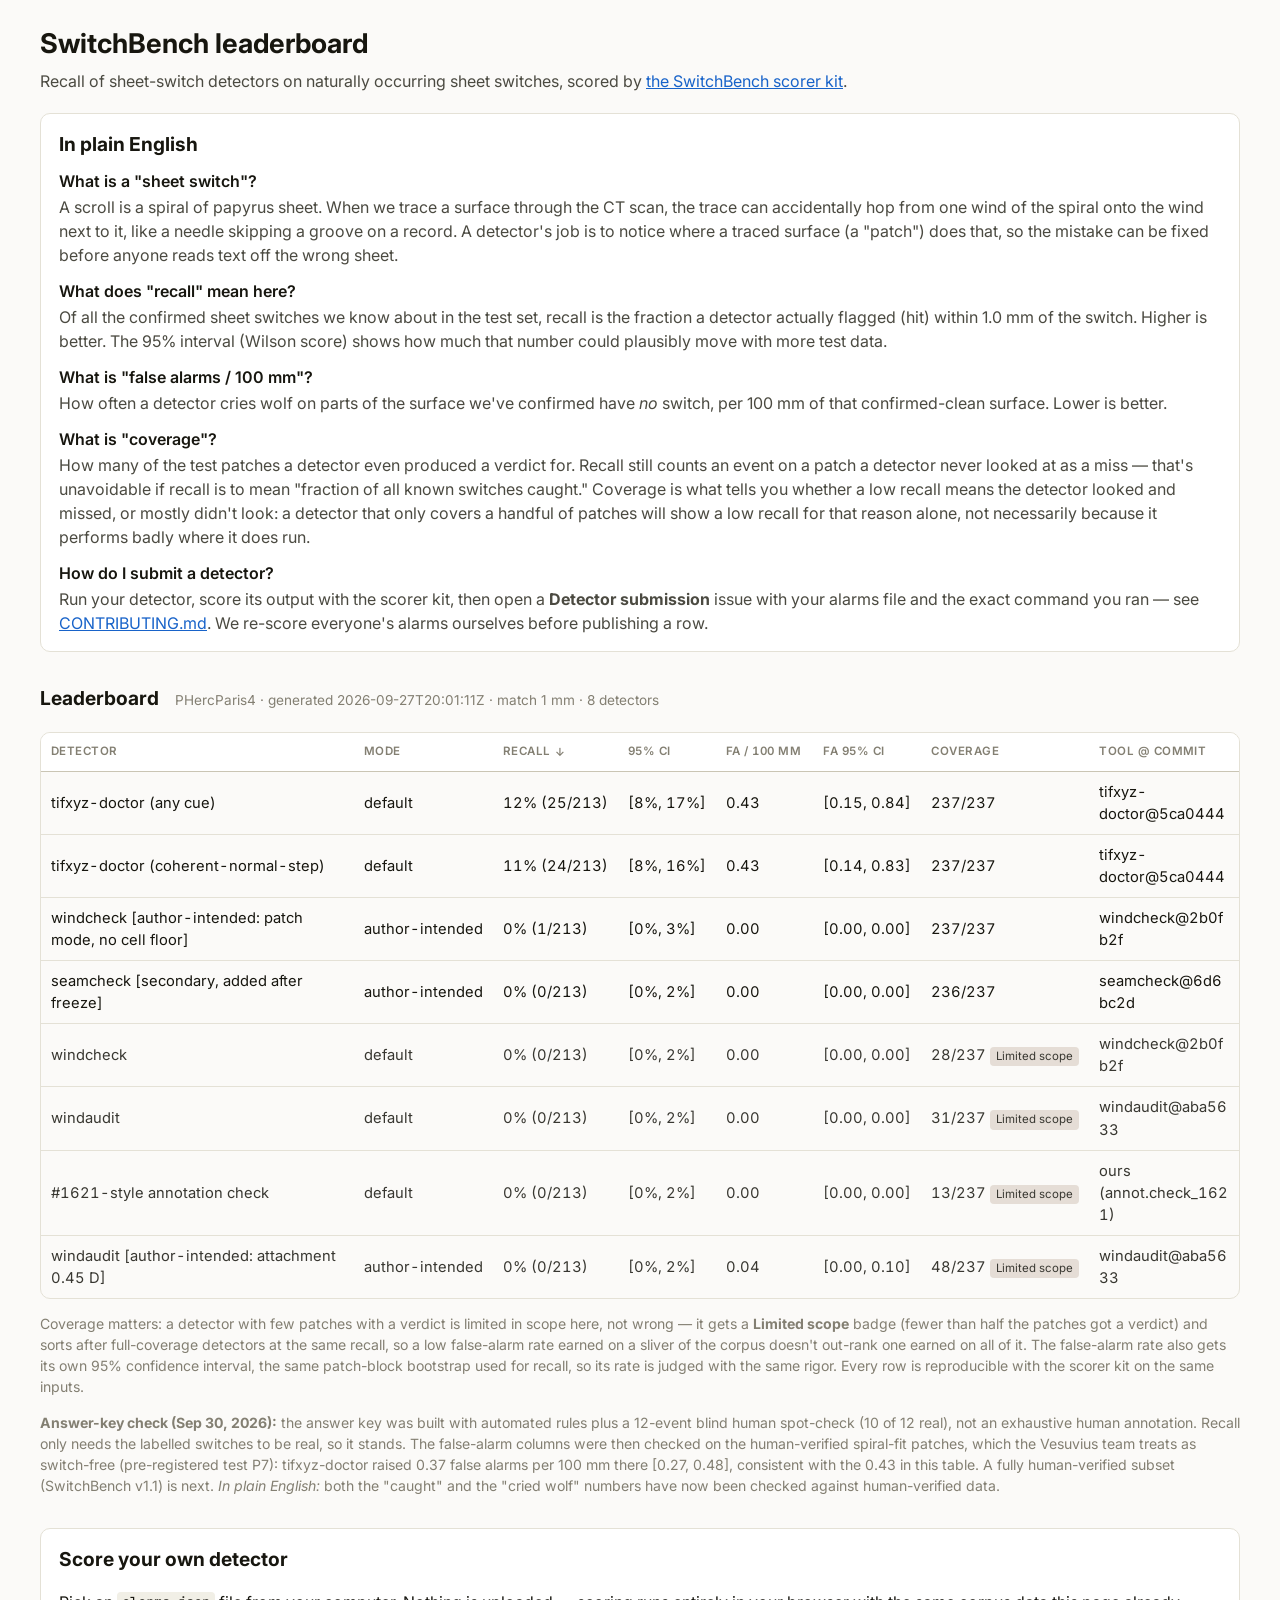
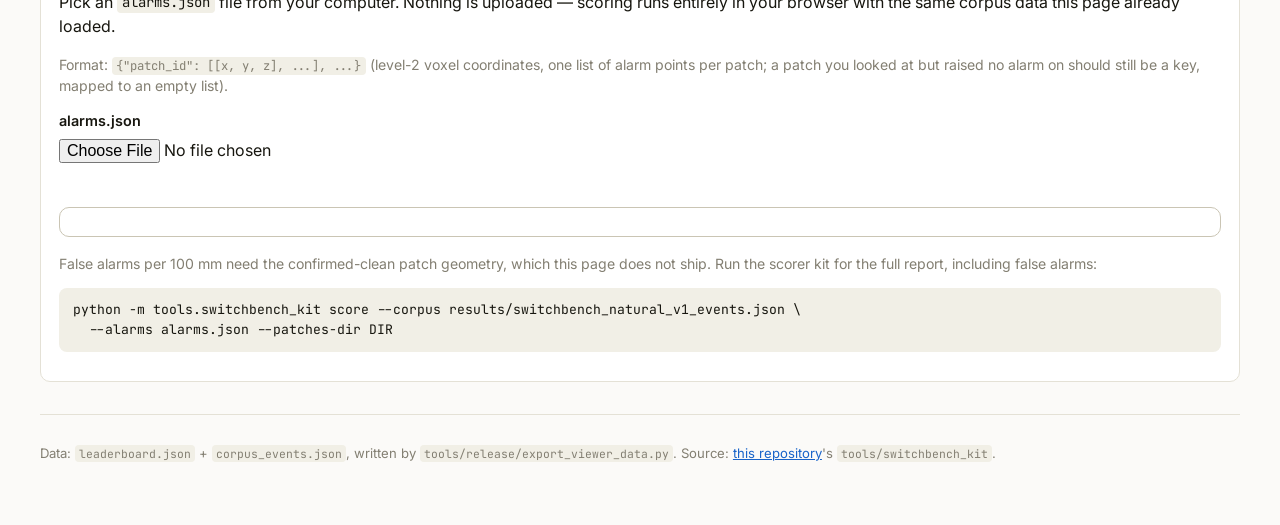
<file: docs/leaderboard/index.html>
<!doctype html>
<html lang="en">
<head>
<meta charset="utf-8">
<meta name="viewport" content="width=device-width, initial-scale=1">
<title>SwitchBench leaderboard</title>
<meta name="description" content="Sheet-switch detector leaderboard and self-scorer for SwitchBench.">
<link rel="preconnect" href="https://fonts.googleapis.com">
<link rel="preconnect" href="https://fonts.gstatic.com" crossorigin>
<link href="https://fonts.googleapis.com/css2?family=Inter:wght@400;500;600;700&family=JetBrains+Mono:wght@400;500&display=swap" rel="stylesheet">
<link rel="stylesheet" href="viewer.css?v=2">
</head>
<body>
<main>
  <header>
    <h1>SwitchBench leaderboard</h1>
    <p class="tag">Recall of sheet-switch detectors on naturally occurring sheet switches, scored by
      <a href="../../tools/switchbench_kit/README.md">the SwitchBench scorer kit</a>.</p>
  </header>

  <section class="plain" aria-labelledby="plain-h">
    <h2 id="plain-h">In plain English</h2>
    <dl>
      <dt>What is a "sheet switch"?</dt>
      <dd>A scroll is a spiral of papyrus sheet. When we trace a surface through the CT scan, the
        trace can accidentally hop from one wind of the spiral onto the wind next to it, like a
        needle skipping a groove on a record. A detector's job is to notice where a traced surface
        (a "patch") does that, so the mistake can be fixed before anyone reads text off the wrong sheet.</dd>
      <dt>What does "recall" mean here?</dt>
      <dd>Of all the confirmed sheet switches we know about in the test set, recall is the fraction
        a detector actually flagged (hit) within 1.0&nbsp;mm of the switch. Higher is better. The 95%
        interval (Wilson score) shows how much that number could plausibly move with more test data.</dd>
      <dt>What is "false alarms / 100&nbsp;mm"?</dt>
      <dd>How often a detector cries wolf on parts of the surface we've confirmed have <em>no</em>
        switch, per 100&nbsp;mm of that confirmed-clean surface. Lower is better.</dd>
      <dt>What is "coverage"?</dt>
      <dd>How many of the test patches a detector even produced a verdict for. Recall still counts an
        event on a patch a detector never looked at as a miss &mdash; that's unavoidable if recall is
        to mean "fraction of all known switches caught." Coverage is what tells you whether a low
        recall means the detector looked and missed, or mostly didn't look: a detector that only
        covers a handful of patches will show a low recall for that reason alone, not necessarily
        because it performs badly where it does run.</dd>
      <dt>How do I submit a detector?</dt>
      <dd>Run your detector, score its output with the scorer kit, then open a
        <strong>Detector submission</strong> issue with your alarms file and the exact command you
        ran &mdash; see
        <a href="../../CONTRIBUTING.md">CONTRIBUTING.md</a>. We re-score everyone's alarms ourselves
        before publishing a row.</dd>
    </dl>
  </section>

  <section aria-labelledby="board-h">
    <div class="board-head">
      <h2 id="board-h">Leaderboard</h2>
      <p class="meta" id="board-meta">Loading&hellip;</p>
    </div>
    <div class="table-wrap">
      <table id="board-table">
        <thead>
          <tr>
            <th scope="col" data-key="name"><button class="sort-btn" data-key="name">Detector<span class="arrow"></span></button></th>
            <th scope="col" data-key="mode"><button class="sort-btn" data-key="mode">Mode<span class="arrow"></span></button></th>
            <th scope="col" data-key="recall"><button class="sort-btn" data-key="recall">Recall<span class="arrow"></span></button></th>
            <th scope="col">95% CI</th>
            <th scope="col" data-key="fa"><button class="sort-btn" data-key="fa">FA / 100&nbsp;mm<span class="arrow"></span></button></th>
            <th scope="col">FA 95% CI</th>
            <th scope="col" data-key="coverage"><button class="sort-btn" data-key="coverage">Coverage<span class="arrow"></span></button></th>
            <th scope="col">Tool @ commit</th>
          </tr>
        </thead>
        <tbody id="board-body"></tbody>
      </table>
    </div>
    <p class="note">Coverage matters: a detector with few patches with a verdict is limited in scope
      here, not wrong &mdash; it gets a <strong>Limited scope</strong> badge (fewer than half the
      patches got a verdict) and sorts after full-coverage detectors at the same recall, so a low
      false-alarm rate earned on a sliver of the corpus doesn't out-rank one earned on all of it.
      The false-alarm rate also gets its own 95% confidence interval, the same patch-block bootstrap
      used for recall, so its rate is judged with the same rigor. Every row is reproducible with the
      scorer kit on the same inputs.</p>
    <p class="note"><strong>Answer-key check (Sep 30, 2026):</strong> the answer key was built with
      automated rules plus a 12-event blind human spot-check (10 of 12 real), not an exhaustive human
      annotation. Recall only needs the labelled switches to be real, so it stands. The false-alarm columns
      were then checked on the human-verified spiral-fit patches, which the Vesuvius team treats as
      switch-free (pre-registered test P7): tifxyz-doctor raised 0.37 false alarms per 100&nbsp;mm there
      [0.27, 0.48], consistent with the 0.43 in this table. A fully human-verified subset (SwitchBench v1.1)
      is next. <em>In plain English:</em> both the "caught" and the "cried wolf" numbers have now been
      checked against human-verified data.</p>  </section>

  <section class="scorer" aria-labelledby="scorer-h">
    <h2 id="scorer-h">Score your own detector</h2>
    <p>Pick an <code>alarms.json</code> file from your computer. Nothing is uploaded &mdash; scoring
      runs entirely in your browser with the same corpus data this page already loaded.</p>
    <p class="fmt">Format: <code>{"patch_id": [[x, y, z], ...], ...}</code> (level-2 voxel coordinates,
      one list of alarm points per patch; a patch you looked at but raised no alarm on should still
      be a key, mapped to an empty list).</p>
    <div class="field">
      <label for="alarms-file">alarms.json</label>
      <input type="file" id="alarms-file" accept="application/json,.json">
    </div>
    <div id="scorer-status" role="status" aria-live="polite"></div>
    <div id="scorer-result" class="result-card" hidden></div>
    <p class="fa-note">False alarms per 100&nbsp;mm need the confirmed-clean patch geometry, which
      this page does not ship. Run the scorer kit for the full report, including false alarms:</p>
    <pre class="cmd">python -m tools.switchbench_kit score --corpus results/switchbench_natural_v1_events.json \
  --alarms alarms.json --patches-dir DIR</pre>
  </section>

  <footer>
    <p>Data: <code id="data-src">leaderboard.json</code> + <code id="corpus-src">corpus_events.json</code>,
      written by <code>tools/release/export_viewer_data.py</code>. Source:
      <a href="https://github.com/">this repository</a>'s <code>tools/switchbench_kit</code>.</p>
  </footer>
</main>
<script src="viewer.js"></script>
</body>
</html>
</file>
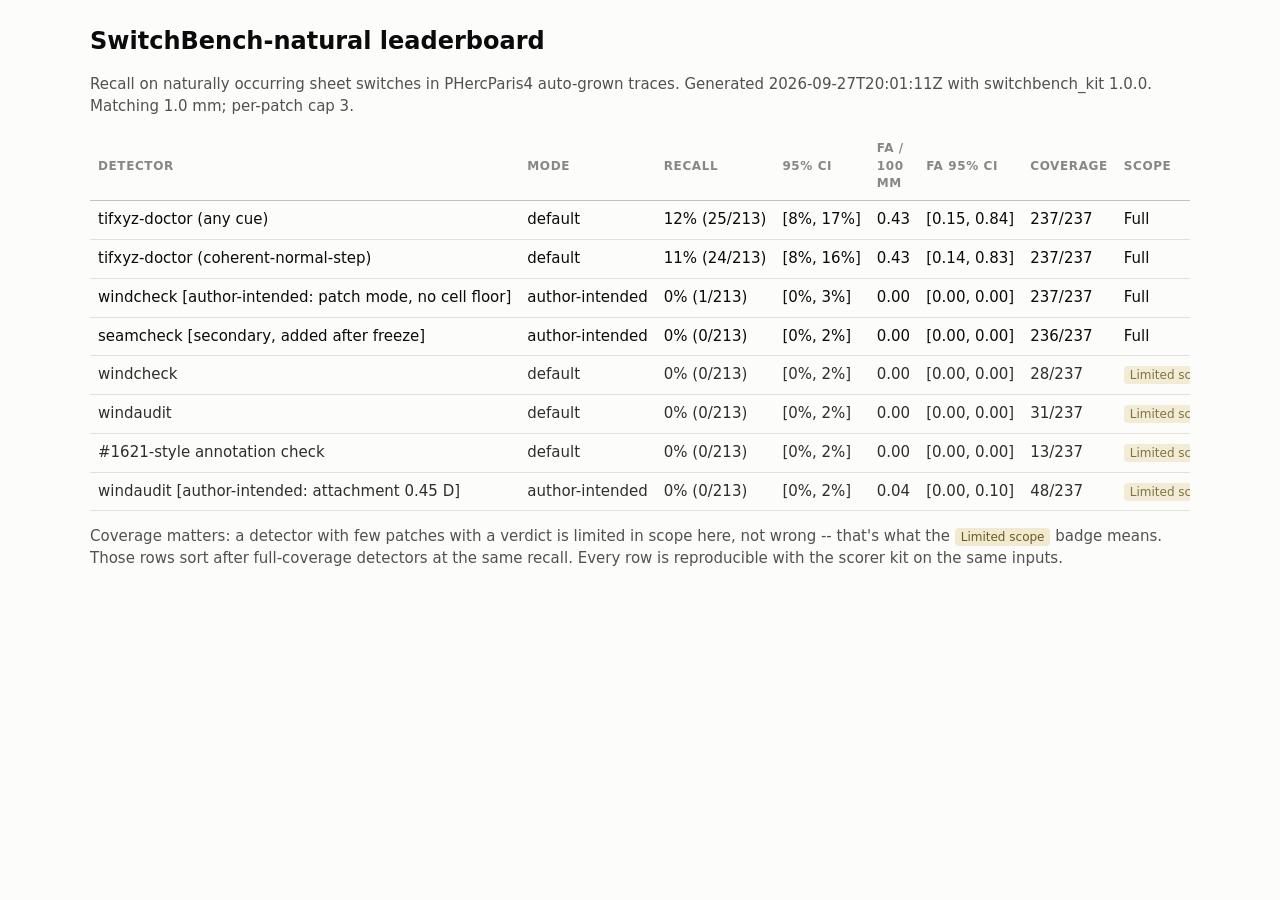
<file: results/switchbench_natural_v1_leaderboard/leaderboard.html>
<!doctype html><html lang="en"><head><meta charset="utf-8"><meta name="viewport" content="width=device-width,initial-scale=1">
<title>SwitchBench leaderboard</title><style>
:root{--bg:#fcfcfb;--ink:#0b0b0b;--ink2:#52514e;--muted:#898781;--grid:#e1e0d9;--axis:#c3c2b7;--badge-bg:#f1ead0;--badge-ink:#6b5a1f}
@media (prefers-color-scheme: dark){:root{--bg:#1a1a19;--ink:#fff;--ink2:#c3c2b7;--muted:#898781;--grid:#2c2c2a;--axis:#383835;--badge-bg:#3a331a;--badge-ink:#e8d68a}}
body{background:var(--bg);color:var(--ink);font:15px/1.45 system-ui,-apple-system,"Segoe UI",sans-serif;margin:0;padding:24px 16px}
main{max-width:1100px;margin:0 auto} h1{font-size:24px;margin:0 0 6px} p{color:var(--ink2)}
.wrap{overflow-x:auto} table{border-collapse:collapse;width:100%;font-variant-numeric:tabular-nums}
th{text-align:left;font-size:12px;text-transform:uppercase;letter-spacing:.05em;color:var(--muted);border-bottom:1px solid var(--axis);padding:8px}
td{border-bottom:1px solid var(--grid);padding:8px;white-space:nowrap}
tr.limited-scope{opacity:.85}
.badge{background:var(--badge-bg);color:var(--badge-ink);border-radius:4px;padding:2px 6px;font-size:12px;cursor:help}</style></head><body><main>
<h1>SwitchBench-natural leaderboard</h1>
<p>Recall on naturally occurring sheet switches in PHercParis4 auto-grown traces. Generated 2026-09-27T20:01:11Z with switchbench_kit 1.0.0. Matching 1.0 mm; per-patch cap 3.</p>
<div class="wrap"><table><thead><tr><th>Detector</th><th>Mode</th><th>Recall</th><th>95% CI</th><th>FA / 100 mm</th><th>FA 95% CI</th><th>Coverage</th><th>Scope</th><th>abrupt</th><th>gradual</th><th>Tool</th></tr></thead><tbody><tr><td>tifxyz-doctor (any cue)</td><td>default</td><td>12% (25/213)</td><td>[8%, 17%]</td><td>0.43</td><td>[0.15, 0.84]</td><td>237/237</td><td>Full</td><td>26% (23/89)</td><td>2% (2/122)</td><td>tifxyz-doctor@5ca0444</td></tr><tr><td>tifxyz-doctor (coherent-normal-step)</td><td>default</td><td>11% (24/213)</td><td>[8%, 16%]</td><td>0.43</td><td>[0.14, 0.83]</td><td>237/237</td><td>Full</td><td>25% (22/89)</td><td>2% (2/122)</td><td>tifxyz-doctor@5ca0444</td></tr><tr><td>windcheck [author-intended: patch mode, no cell floor]</td><td>author-intended</td><td>0% (1/213)</td><td>[0%, 3%]</td><td>0.00</td><td>[0.00, 0.00]</td><td>237/237</td><td>Full</td><td>1% (1/89)</td><td>0% (0/122)</td><td>windcheck@2b0fb2f</td></tr><tr><td>seamcheck [secondary, added after freeze]</td><td>author-intended</td><td>0% (0/213)</td><td>[0%, 2%]</td><td>0.00</td><td>[0.00, 0.00]</td><td>236/237</td><td>Full</td><td>0% (0/89)</td><td>0% (0/122)</td><td>seamcheck@6d6bc2d</td></tr><tr class="limited-scope"><td>windcheck</td><td>default</td><td>0% (0/213)</td><td>[0%, 2%]</td><td>0.00</td><td>[0.00, 0.00]</td><td>28/237</td><td><span class="badge" title="Fewer than half the patches got a verdict from this detector: its recall and false-alarm numbers describe only the part of the corpus it actually scored, not the whole thing.">Limited scope</span></td><td>0% (0/89)</td><td>0% (0/122)</td><td>windcheck@2b0fb2f</td></tr><tr class="limited-scope"><td>windaudit</td><td>default</td><td>0% (0/213)</td><td>[0%, 2%]</td><td>0.00</td><td>[0.00, 0.00]</td><td>31/237</td><td><span class="badge" title="Fewer than half the patches got a verdict from this detector: its recall and false-alarm numbers describe only the part of the corpus it actually scored, not the whole thing.">Limited scope</span></td><td>0% (0/89)</td><td>0% (0/122)</td><td>windaudit@aba5633</td></tr><tr class="limited-scope"><td>#1621-style annotation check</td><td>default</td><td>0% (0/213)</td><td>[0%, 2%]</td><td>0.00</td><td>[0.00, 0.00]</td><td>13/237</td><td><span class="badge" title="Fewer than half the patches got a verdict from this detector: its recall and false-alarm numbers describe only the part of the corpus it actually scored, not the whole thing.">Limited scope</span></td><td>0% (0/89)</td><td>0% (0/122)</td><td>ours (annot.check_1621)</td></tr><tr class="limited-scope"><td>windaudit [author-intended: attachment 0.45 D]</td><td>author-intended</td><td>0% (0/213)</td><td>[0%, 2%]</td><td>0.04</td><td>[0.00, 0.10]</td><td>48/237</td><td><span class="badge" title="Fewer than half the patches got a verdict from this detector: its recall and false-alarm numbers describe only the part of the corpus it actually scored, not the whole thing.">Limited scope</span></td><td>0% (0/89)</td><td>0% (0/122)</td><td>windaudit@aba5633</td></tr></tbody></table></div>
<p>Coverage matters: a detector with few patches with a verdict is limited in scope here, not wrong -- that's what the
<span class="badge" title="Fewer than half the patches got a verdict from this detector.">Limited scope</span> badge
means. Those rows sort after full-coverage detectors at the same recall. Every row is reproducible with the scorer
kit on the same inputs.</p>
</main></body></html>
</file>
<file: docs/leaderboard/viewer.css>
:root {
  --bg: #fbfaf8;
  --panel: #ffffff;
  --ink: #17160f;
  --ink2: #4b4a41;
  --muted: #837f72;
  --grid: #e4e1d6;
  --axis: #cac5b4;
  --accent: #7a5230;
  --accent-ink: #ffffff;
  --good: #2c6e3f;
  --focus: #1863c9;
  --code-bg: #f1efe6;
}
@media (prefers-color-scheme: dark) {
  :root {
    --bg: #17160f;
    --panel: #1f1e15;
    --ink: #f3f1e7;
    --ink2: #cac5b4;
    --muted: #948f80;
    --grid: #33311f;
    --axis: #423f2a;
    --accent: #d3a56b;
    --accent-ink: #17160f;
    --good: #7cc98e;
    --focus: #79b6ff;
    --code-bg: #26241a;
  }
}

* { box-sizing: border-box; }

html, body {
  background: var(--bg);
  color: var(--ink);
  margin: 0;
  max-width: 100%;
  overflow-x: hidden;
}

body {
  font: 16px/1.5 Inter, system-ui, -apple-system, "Segoe UI", sans-serif;
  padding: 24px 16px 48px;
}

main { max-width: 1200px; margin: 0 auto; }

h1 { font-size: 1.7rem; margin: 0 0 4px; }
h2 { font-size: 1.2rem; margin: 0 0 10px; }

.tag { color: var(--ink2); margin: 0 0 20px; }

a { color: var(--focus); }
a:focus-visible, button:focus-visible, input:focus-visible {
  outline: 3px solid var(--focus);
  outline-offset: 2px;
}

section { margin: 0 0 32px; }

.plain {
  background: var(--panel);
  border: 1px solid var(--grid);
  border-radius: 10px;
  padding: 16px 18px;
}
.plain dl { margin: 0; }
.plain dt { font-weight: 600; margin-top: 12px; }
.plain dt:first-child { margin-top: 0; }
.plain dd { margin: 2px 0 0; color: var(--ink2); }

.board-head {
  display: flex;
  flex-wrap: wrap;
  align-items: baseline;
  gap: 8px 16px;
  margin-bottom: 10px;
}
.meta { color: var(--muted); font-size: 0.85rem; margin: 0; }

.table-wrap {
  overflow-x: auto;
  border: 1px solid var(--grid);
  border-radius: 10px;
  max-width: 100%;
}

table {
  border-collapse: collapse;
  width: 100%;
  min-width: 640px;
  font-variant-numeric: tabular-nums;
  font-size: 0.92rem;
}

thead th {
  text-align: left;
  border-bottom: 1px solid var(--axis);
  padding: 0;
  background: var(--panel);
  position: sticky;
  top: 0;
}

.sort-btn {
  all: unset;
  cursor: pointer;
  display: flex;
  align-items: center;
  gap: 4px;
  width: 100%;
  padding: 10px 10px;
  font: inherit;
  font-weight: 600;
  font-size: 0.72rem;
  text-transform: uppercase;
  letter-spacing: 0.04em;
  color: var(--muted);
}
.sort-btn:hover, .sort-btn:focus-visible { color: var(--ink); }
.arrow { font-size: 0.7rem; min-width: 0.8em; }
th:not([data-key]) { padding: 10px 10px; font-size: 0.72rem; text-transform: uppercase; letter-spacing: 0.04em; color: var(--muted); font-weight: 600; }

tbody td {
  border-bottom: 1px solid var(--grid);
  padding: 9px 10px;
  white-space: nowrap;
}
tbody tr.you-row td { background: color-mix(in srgb, var(--accent) 14%, var(--panel)); font-weight: 600; }
tbody tr.limited-scope td { opacity: 0.85; }
tbody tr:last-child td { border-bottom: none; }

.badge {
  display: inline-block;
  background: color-mix(in srgb, var(--accent) 22%, var(--panel));
  color: var(--ink);
  border-radius: 4px;
  padding: 1px 6px;
  font-size: 0.78em;
  cursor: help;
  white-space: nowrap;
}

.note, .fmt, .fa-note { color: var(--muted); font-size: 0.88rem; }

.scorer {
  background: var(--panel);
  border: 1px solid var(--grid);
  border-radius: 10px;
  padding: 16px 18px;
}
.field { display: flex; flex-direction: column; gap: 6px; margin: 14px 0; max-width: 100%; }
.field label { font-weight: 600; font-size: 0.9rem; }
input[type="file"] {
  font: inherit;
  color: var(--ink);
  max-width: 100%;
}

code, .cmd { font-family: "JetBrains Mono", ui-monospace, Menlo, monospace; }
code { background: var(--code-bg); padding: 0.1em 0.35em; border-radius: 4px; font-size: 0.87em; }
.cmd {
  display: block;
  background: var(--code-bg);
  padding: 12px 14px;
  border-radius: 8px;
  overflow-x: auto;
  font-size: 0.82rem;
  line-height: 1.5;
  white-space: pre;
  max-width: 100%;
}

#scorer-status { min-height: 1.4em; font-size: 0.9rem; margin: 8px 0; }
#scorer-status[data-state="error"] { color: #c0392b; }
#scorer-status[data-state="ok"] { color: var(--good); }

.result-card {
  border: 1px solid var(--axis);
  border-radius: 10px;
  padding: 14px 16px;
  margin: 10px 0 16px;
  display: grid;
  gap: 6px;
}
.result-card .headline { font-size: 1.15rem; font-weight: 700; }
.result-card .sub { color: var(--ink2); font-size: 0.9rem; }
.result-card dl {
  display: grid;
  grid-template-columns: max-content 1fr;
  gap: 4px 12px;
  margin: 8px 0 0;
  font-size: 0.9rem;
}
.result-card dt { color: var(--muted); }
.result-card dd { margin: 0; }

footer { color: var(--muted); font-size: 0.82rem; border-top: 1px solid var(--grid); padding-top: 16px; }

@media (max-width: 480px) {
  body { padding: 16px 12px 40px; }
  h1 { font-size: 1.4rem; }
}

/* Let long detector names and tool@commit wrap, so the table fits without sideways scrolling on a laptop. */
tbody td:first-child, tbody td:last-child { white-space: normal; overflow-wrap: anywhere; }
tbody td:first-child { min-width: 11em; }
</file>
